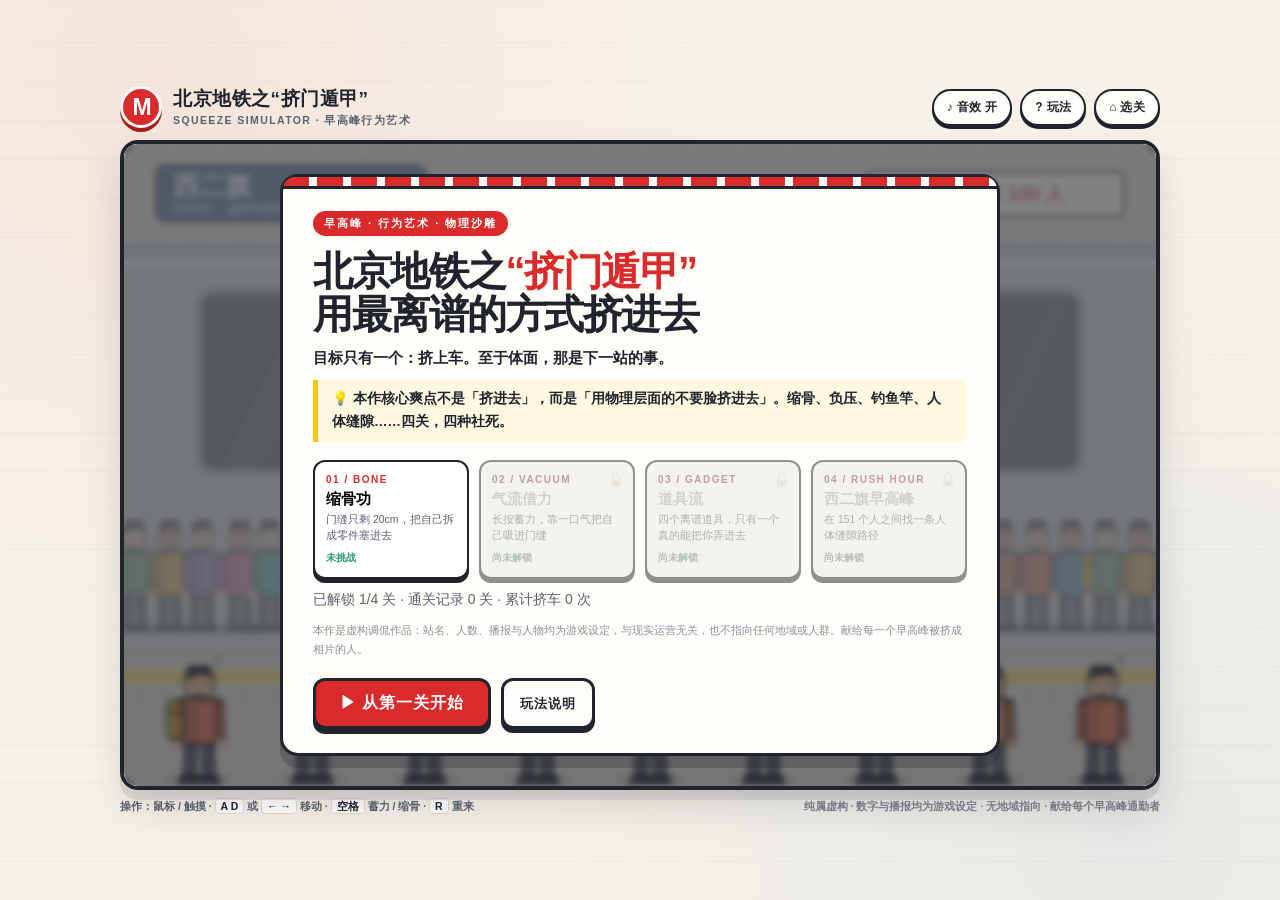
<file: index.html>
<!DOCTYPE html>
<html lang="zh-CN">
<head>
<meta charset="UTF-8" />
<meta name="viewport" content="width=device-width, initial-scale=1.0, maximum-scale=1.0, user-scalable=no" />
<title>北京地铁之“挤门遁甲” · 用最离谱的方式挤进去</title>
<meta name="description" content="四关沙雕物理小游戏：缩骨功、气流借力、道具流、西二旗早高峰。用最离谱的方式挤上北京地铁。" />
<link rel="stylesheet" href="style.css" />
</head>
<body>
<div class="app">
  <header class="topbar">
    <div class="brand">
      <div class="brand-mark">M</div>
      <div class="brand-text">
        <strong>北京地铁之“挤门遁甲”</strong>
        <span>SQUEEZE SIMULATOR · 早高峰行为艺术</span>
      </div>
    </div>
    <div class="top-actions">
      <button id="btnSound" class="chip" title="开关音效">♪ 音效 开</button>
      <button id="btnHelp" class="chip" title="玩法说明">? 玩法</button>
      <button id="btnHome" class="chip" title="返回首页">⌂ 选关</button>
    </div>
  </header>

  <div class="hud" id="hud">
    <div class="hud-left">
      <div class="hud-level" id="hudLevel">关卡 01</div>
      <div class="hud-title" id="hudTitle">缩骨功</div>
    </div>
    <div class="hud-mid">
      <div class="meter-head"><span id="meterLabel">尊严值</span><b id="meterText">100%</b></div>
      <div class="meter-track"><div class="meter-fill" id="meterFill"></div></div>
      <div class="hud-tip" id="hudTip">按提示操作</div>
    </div>
    <div class="hud-right">
      <div class="hud-timer" id="hudTimer">30.0</div>
      <div class="hud-timer-label" id="hudTimerLabel">关门倒计时</div>
    </div>
  </div>

  <div class="stage" id="stage">
    <canvas id="game" width="960" height="600"></canvas>

    <div class="overlay" id="overlay"></div>
    <div class="toast" id="toast"></div>
  </div>

  <footer class="footer">
    <span>操作：鼠标 / 触摸 · <b>A D</b> 或 <b>← →</b> 移动 · <b>空格</b> 蓄力 / 缩骨 · <b>R</b> 重来</span>
    <span class="footer-right">纯属虚构 · 数字与播报均为游戏设定 · 无地域指向 · 献给每个早高峰通勤者</span>
  </footer>
</div>

<script src="engine.js"></script>
<script src="levels.js"></script>
</body>
</html>
</file>
<file: style.css>
/* 北京地铁挤车 —— 地铁海报 / 线路图风格 */
:root{
  --red:#d92b2b;
  --red-dark:#a91d1d;
  --ink:#20242c;
  --ink-2:#5b6270;
  --paper:#f6f2e9;
  --card:#fffdf7;
  --line:#e3dccd;
  --yellow:#f5c518;
  --blue:#2f6fb5;
  --green:#2e9c6a;
  --shadow:0 10px 0 rgba(32,36,44,.10), 0 18px 40px rgba(32,36,44,.14);
}
*{box-sizing:border-box;-webkit-tap-highlight-color:transparent}
html,body{height:100%}
body{
  margin:0;
  background:
    radial-gradient(circle at 12% 8%, rgba(217,43,43,.07), transparent 40%),
    radial-gradient(circle at 88% 92%, rgba(47,111,181,.08), transparent 42%),
    repeating-linear-gradient(0deg, transparent 0 38px, rgba(32,36,44,.028) 38px 39px),
    var(--paper);
  color:var(--ink);
  font-family:"PingFang SC","Microsoft YaHei","Hiragino Sans GB",-apple-system,BlinkMacSystemFont,"Segoe UI",sans-serif;
  display:flex; align-items:center; justify-content:center;
  padding:18px;
}
.app{width:min(100%,1040px);}

.topbar{display:flex;align-items:center;justify-content:space-between;gap:12px;margin-bottom:12px;flex-wrap:wrap}
.brand{display:flex;align-items:center;gap:11px}
.brand-mark{
  width:42px;height:42px;border-radius:50%;background:var(--red);color:#fff;
  display:grid;place-items:center;font-weight:900;font-size:23px;letter-spacing:-2px;
  box-shadow:0 4px 0 var(--red-dark);border:3px solid #fff;
}
.brand-text{display:flex;flex-direction:column;line-height:1.2}
.brand-text strong{font-size:19px;letter-spacing:.5px}
.brand-text span{font-size:10.5px;color:var(--ink-2);letter-spacing:1.4px;margin-top:3px;font-weight:700}
.top-actions{display:flex;gap:8px;flex-wrap:wrap}
.chip{
  border:2px solid var(--ink);background:var(--card);color:var(--ink);
  font-family:inherit;font-size:12px;font-weight:800;letter-spacing:.3px;
  padding:8px 13px;border-radius:999px;cursor:pointer;
  box-shadow:0 3px 0 var(--ink);transition:transform .12s,box-shadow .12s,background .12s;
}
.chip:hover{background:#fff2c9;transform:translateY(-1px);box-shadow:0 4px 0 var(--ink)}
.chip:active{transform:translateY(3px);box-shadow:0 0 0 var(--ink)}
.chip.off{opacity:.55}

.stage{
  position:relative;width:100%;aspect-ratio:960/600;background:#dfe6e4;
  border:4px solid var(--ink);border-radius:18px;overflow:hidden;
  box-shadow:var(--shadow);
}
canvas{display:block;width:100%;height:100%;touch-action:none;cursor:crosshair}

/* ---------- HUD ---------- */
.hud{
  display:flex;align-items:center;justify-content:space-between;gap:14px;
  padding:9px 16px;margin-bottom:10px;
  background:var(--card);border:3px solid var(--ink);border-radius:12px;
  box-shadow:0 4px 0 var(--ink);
}
.hud.hide{display:none}
.hud-left{min-width:150px}
.hud-level{font-size:10px;font-weight:900;letter-spacing:2px;color:var(--red)}
.hud-title{font-size:21px;font-weight:900;line-height:1.1;margin-top:2px}
.hud-mid{flex:1;max-width:390px;padding-top:2px}
.meter-head{display:flex;justify-content:space-between;font-size:11px;font-weight:800;color:var(--ink-2);margin-bottom:5px}
.meter-head b{color:var(--ink);font-variant-numeric:tabular-nums}
.meter-track{height:12px;border:2px solid var(--ink);border-radius:99px;background:#fff;overflow:hidden}
.meter-fill{height:100%;width:100%;background:linear-gradient(90deg,#f5c518,#e8632a);transition:width .18s ease;border-radius:99px}
.meter-fill.danger{background:linear-gradient(90deg,#e8632a,#d92b2b)}
.hud-tip{font-size:11px;color:var(--ink-2);margin-top:6px;font-weight:700;min-height:15px}
.hud-right{text-align:right;min-width:110px}
.hud-timer{font-size:26px;font-weight:900;font-variant-numeric:tabular-nums;line-height:1;letter-spacing:-1px}
.hud-timer.urgent{color:var(--red);animation:blink .5s infinite alternate}
.hud-timer-label{font-size:10px;color:var(--ink-2);font-weight:800;margin-top:3px;letter-spacing:.6px}
@keyframes blink{from{opacity:1}to{opacity:.45}}

/* ---------- 覆盖层 ---------- */
.overlay{position:absolute;inset:0;display:none;align-items:center;justify-content:center;padding:18px;
  background:rgba(24,29,36,.55);backdrop-filter:blur(3px);overflow:auto}
.overlay.show{display:flex}
.panel{
  width:min(100%,720px);background:var(--card);border:3px solid var(--ink);border-radius:18px;
  box-shadow:0 12px 0 rgba(32,36,44,.25);padding:26px 30px 24px;position:relative;
  animation:popin .28s cubic-bezier(.2,1.5,.5,1);
}
@keyframes popin{from{transform:scale(.88) translateY(16px);opacity:0}to{transform:scale(1) translateY(0);opacity:1}}
.panel::before{content:"";position:absolute;left:0;right:0;top:0;height:9px;background:repeating-linear-gradient(90deg,var(--red) 0 26px,#fff 26px 34px);border-bottom:3px solid var(--ink);border-radius:15px 15px 0 0}
.eyebrow{display:inline-block;font-size:11px;font-weight:900;letter-spacing:2px;color:#fff;background:var(--red);padding:5px 11px;border-radius:99px;margin-top:8px}
.panel h1{font-size:40px;line-height:1.08;margin:14px 0 8px;letter-spacing:-1.5px;font-weight:900}
.panel h1 em{font-style:normal;color:var(--red)}
.panel h2{font-size:27px;margin:12px 0 10px;font-weight:900;letter-spacing:-.5px}
.panel p{font-size:14px;line-height:1.85;color:var(--ink-2);margin:8px 0}
.panel p.lead{font-size:15px;color:var(--ink);font-weight:700}
.panel .quote{border-left:5px solid var(--yellow);padding:8px 14px;background:#fff8e1;border-radius:0 8px 8px 0;color:var(--ink);font-weight:700;font-size:13.5px;line-height:1.7}
.btnrow{display:flex;gap:10px;flex-wrap:wrap;margin-top:20px}
.btn{
  border:3px solid var(--ink);background:var(--red);color:#fff;font-family:inherit;
  font-weight:900;font-size:16px;letter-spacing:1px;padding:12px 24px;border-radius:12px;cursor:pointer;
  box-shadow:0 5px 0 var(--ink);transition:transform .1s,box-shadow .1s,filter .1s;
}
.btn:hover{filter:brightness(1.08);transform:translateY(-1px);box-shadow:0 6px 0 var(--ink)}
.btn:active{transform:translateY(5px);box-shadow:0 0 0 var(--ink)}
.btn.ghost{background:var(--card);color:var(--ink)}
.btn.small{font-size:13px;padding:9px 16px;box-shadow:0 4px 0 var(--ink)}
.btn.yellow{background:var(--yellow);color:var(--ink)}

/* 选关卡片 */
.levels{display:grid;grid-template-columns:repeat(4,1fr);gap:10px;margin:18px 0 6px}
@media (max-width:720px){.levels{grid-template-columns:repeat(2,1fr)}.panel h1{font-size:30px}.panel{padding:20px}}
.lv{
  border:2px solid var(--ink);border-radius:12px;background:#fff;padding:12px 11px;cursor:pointer;text-align:left;
  font-family:inherit;box-shadow:0 4px 0 var(--ink);transition:transform .12s,box-shadow .12s;position:relative;overflow:hidden;
}
.lv:hover{transform:translateY(-2px);box-shadow:0 6px 0 var(--ink)}
.lv:active{transform:translateY(3px);box-shadow:0 1px 0 var(--ink)}
.lv .n{font-size:10px;font-weight:900;letter-spacing:1.5px;color:var(--red)}
.lv .t{font-size:15px;font-weight:900;margin:5px 0 4px;line-height:1.25}
.lv .d{font-size:10.5px;color:var(--ink-2);line-height:1.5}
.lv .best{font-size:10px;font-weight:800;color:var(--green);margin-top:7px}
.lv.locked{opacity:.5;cursor:not-allowed;background:#eee9df;filter:grayscale(.7)}
.lv.locked:hover{transform:none;box-shadow:0 4px 0 var(--ink)}
.lv .lock{position:absolute;right:9px;top:9px;font-size:14px}

/* 结算 / 统计 */
.stats{display:grid;grid-template-columns:repeat(4,1fr);gap:9px;margin:16px 0}
.stat{background:#f2eee3;border:2px solid var(--line);border-radius:10px;padding:10px;text-align:center}
.stat b{display:block;font-size:21px;font-weight:900;font-variant-numeric:tabular-nums}
.stat span{font-size:10px;color:var(--ink-2);font-weight:800;letter-spacing:.5px}
.badge{display:inline-block;background:var(--yellow);border:2px solid var(--ink);border-radius:99px;padding:7px 16px;font-weight:900;font-size:14px;box-shadow:0 3px 0 var(--ink);transform:rotate(-2deg)}
.lines{font-size:13px;line-height:1.9;color:var(--ink-2)}
.lines b{color:var(--ink)}

/* 虚构通勤台播报 */
.news{background:#12283f;border:4px solid #fff;outline:3px solid #2a4f7c;border-radius:6px;padding:20px 22px;color:#fff;width:min(100%,720px);box-shadow:0 14px 0 rgba(0,0,0,.3)}
.news-head{display:flex;align-items:center;justify-content:space-between;border-bottom:2px solid rgba(255,255,255,.25);padding-bottom:10px;margin-bottom:14px}
.news-head b{font-size:18px;letter-spacing:5px;color:#9fd0ff}
.news-head span{font-size:11px;letter-spacing:2px;color:#a9c2e0}
.news-body{font-size:17px;line-height:2;min-height:110px;font-weight:700;letter-spacing:.5px}
.news-body .cur{display:inline-block;width:9px;height:19px;background:#9fd0ff;vertical-align:-3px;animation:blink .5s infinite alternate}
.news-foot{margin-top:12px;font-size:11px;color:#8fb0d6;letter-spacing:1px}
.news-ticker{margin-top:14px;background:#2a4f7c;color:#fff;font-size:12px;font-weight:900;padding:7px 10px;border-radius:3px;letter-spacing:1px;overflow:hidden;white-space:nowrap}

.toast{position:absolute;left:50%;top:92px;transform:translate(-50%,-12px);background:rgba(32,36,44,.94);color:#fff;
  padding:7px 16px;border-radius:99px;font-size:11.5px;font-weight:800;opacity:0;pointer-events:none;transition:.25s;white-space:nowrap;max-width:88%;overflow:hidden;text-overflow:ellipsis;box-shadow:0 3px 0 rgba(0,0,0,.2)}
.toast.show{opacity:1;transform:translate(-50%,0)}

.footer{display:flex;justify-content:space-between;gap:12px;margin-top:10px;font-size:10.5px;color:var(--ink-2);font-weight:700;flex-wrap:wrap}
.footer b{background:#fff;border:1px solid var(--line);border-radius:4px;padding:1px 5px;color:var(--ink)}
.footer-right{opacity:.8}
</file>
